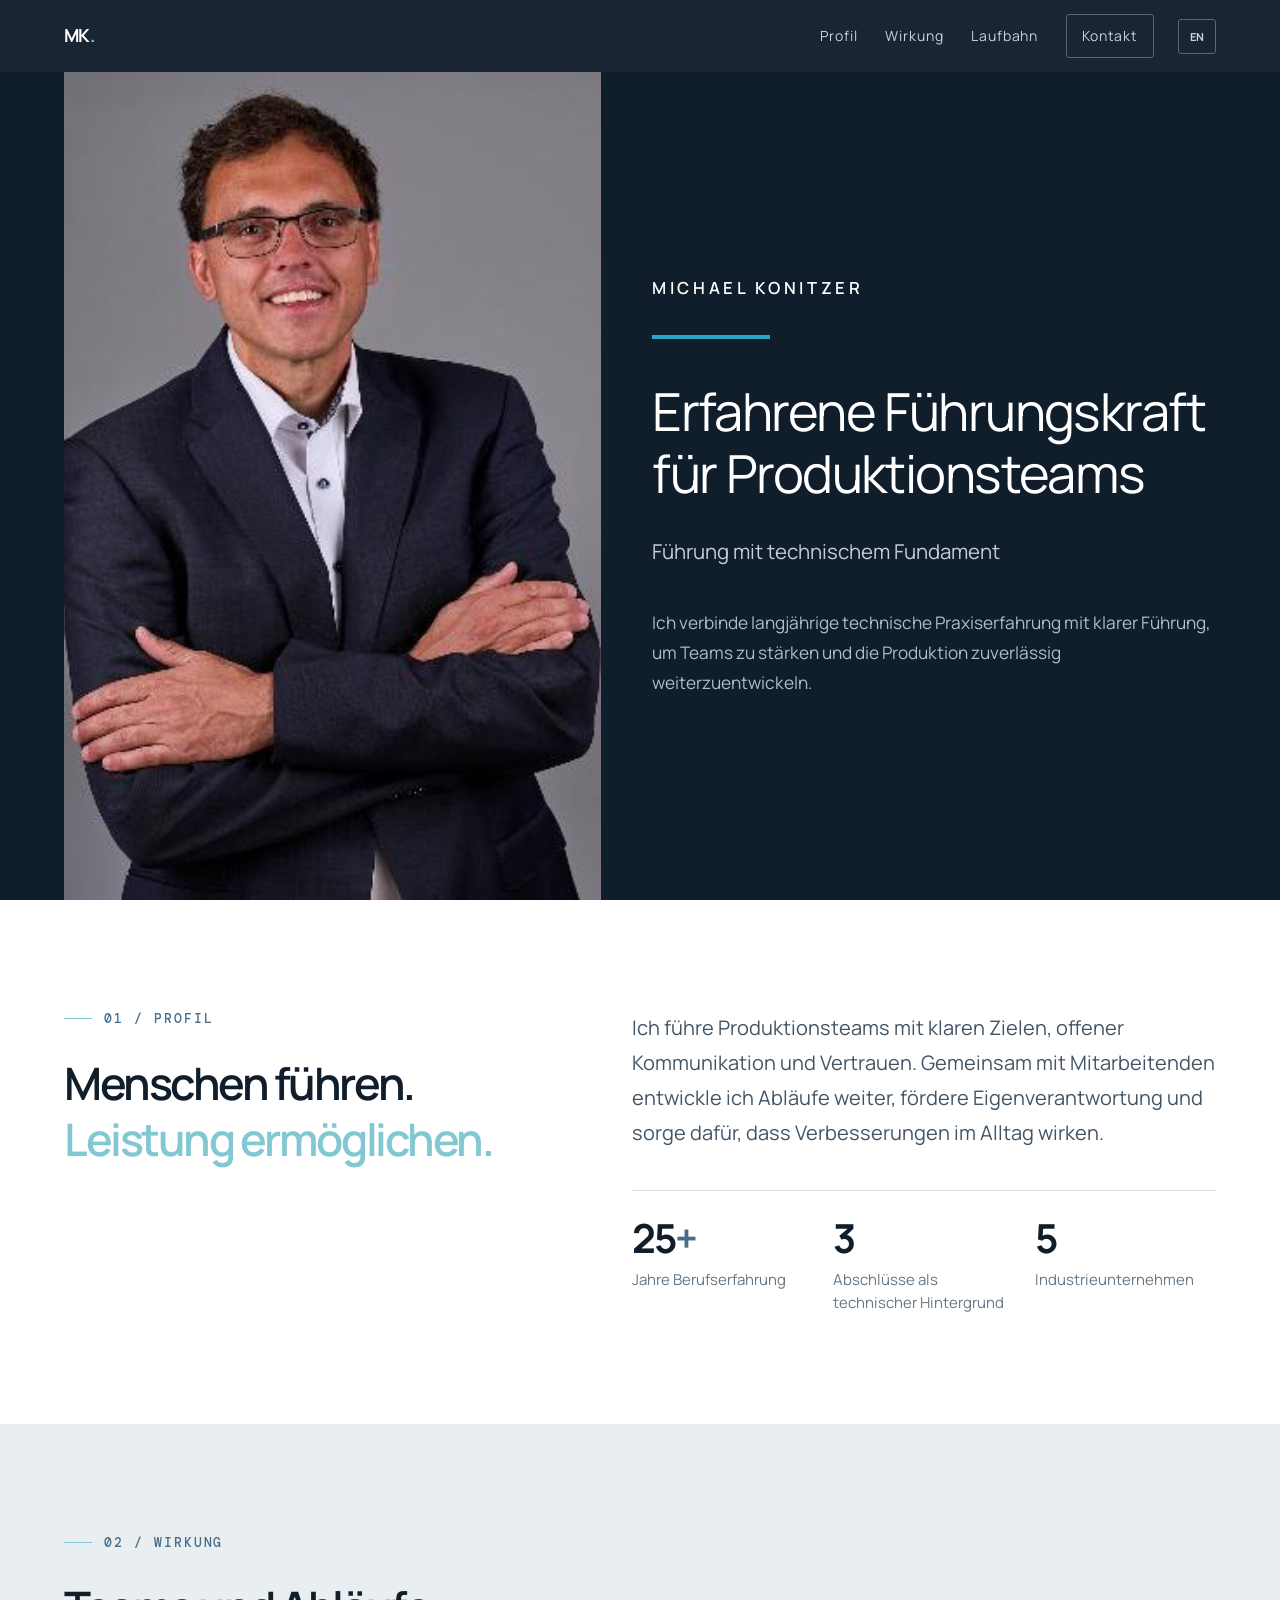
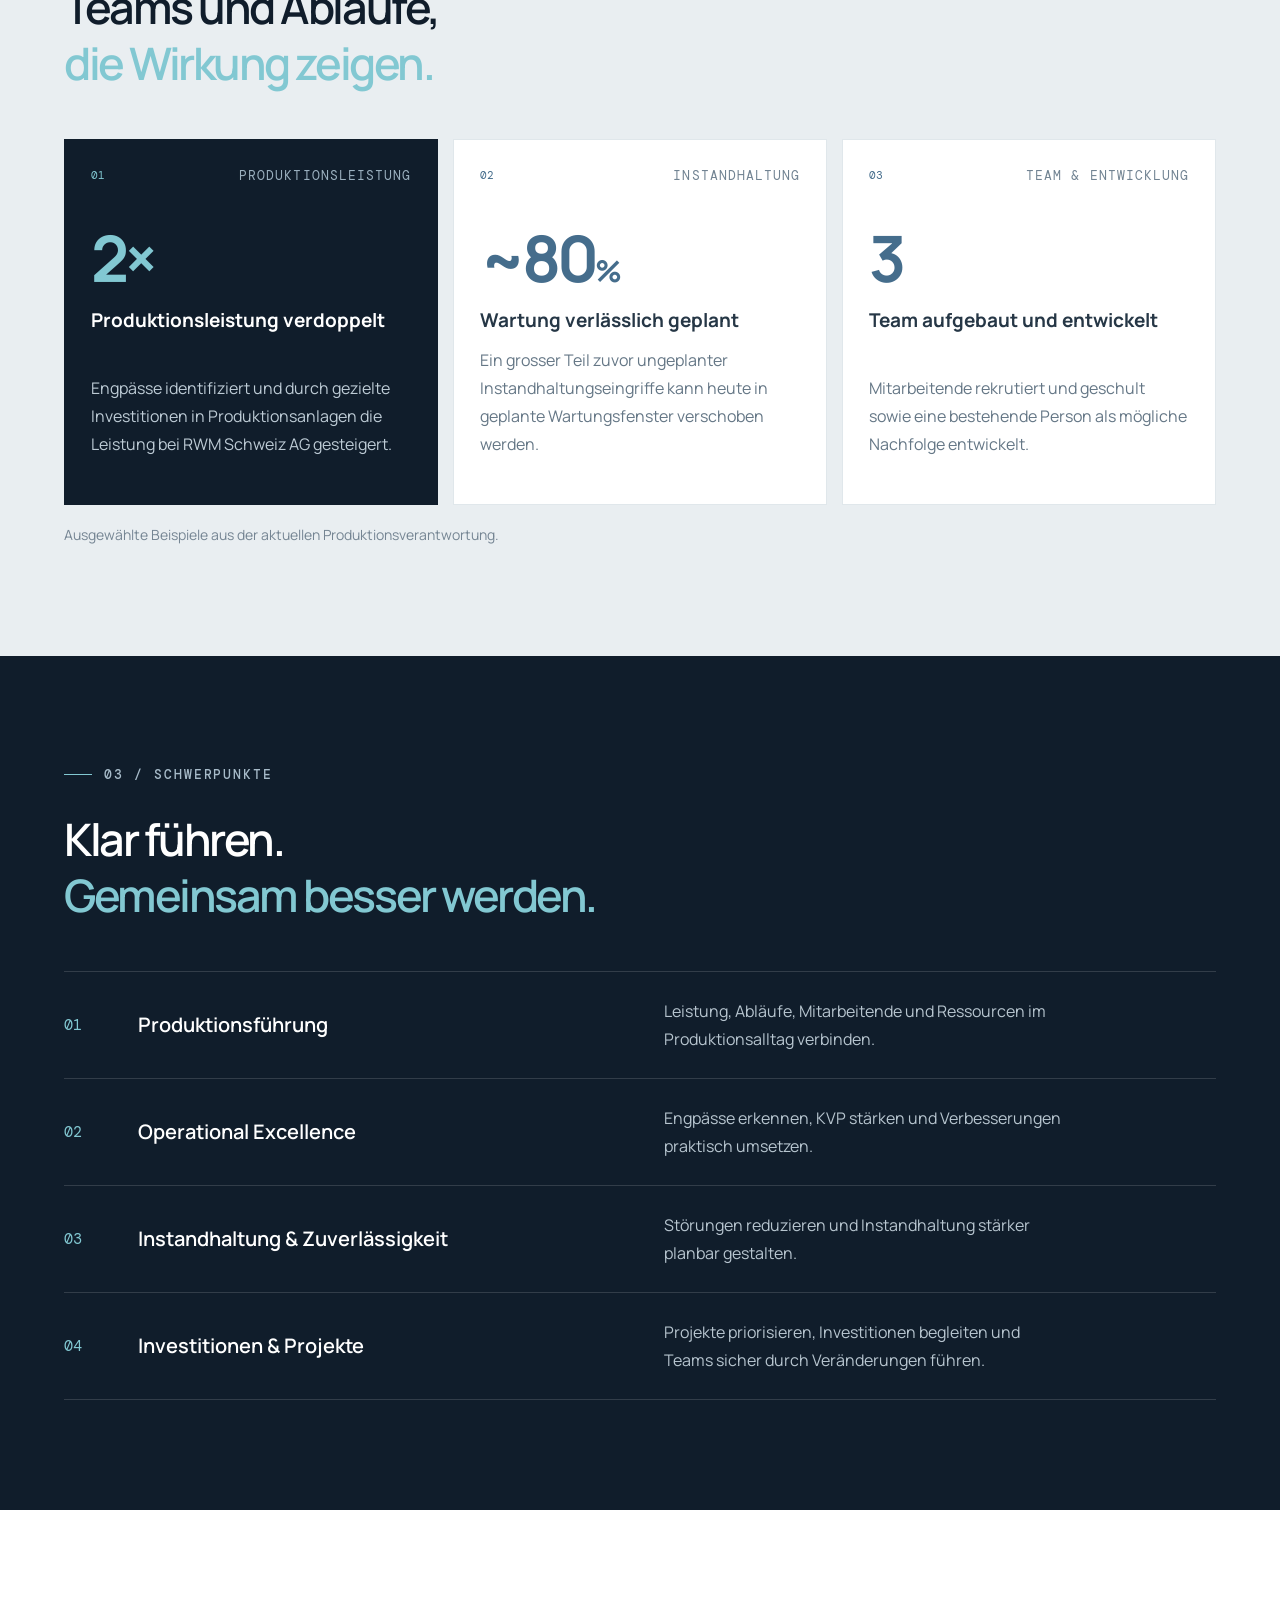
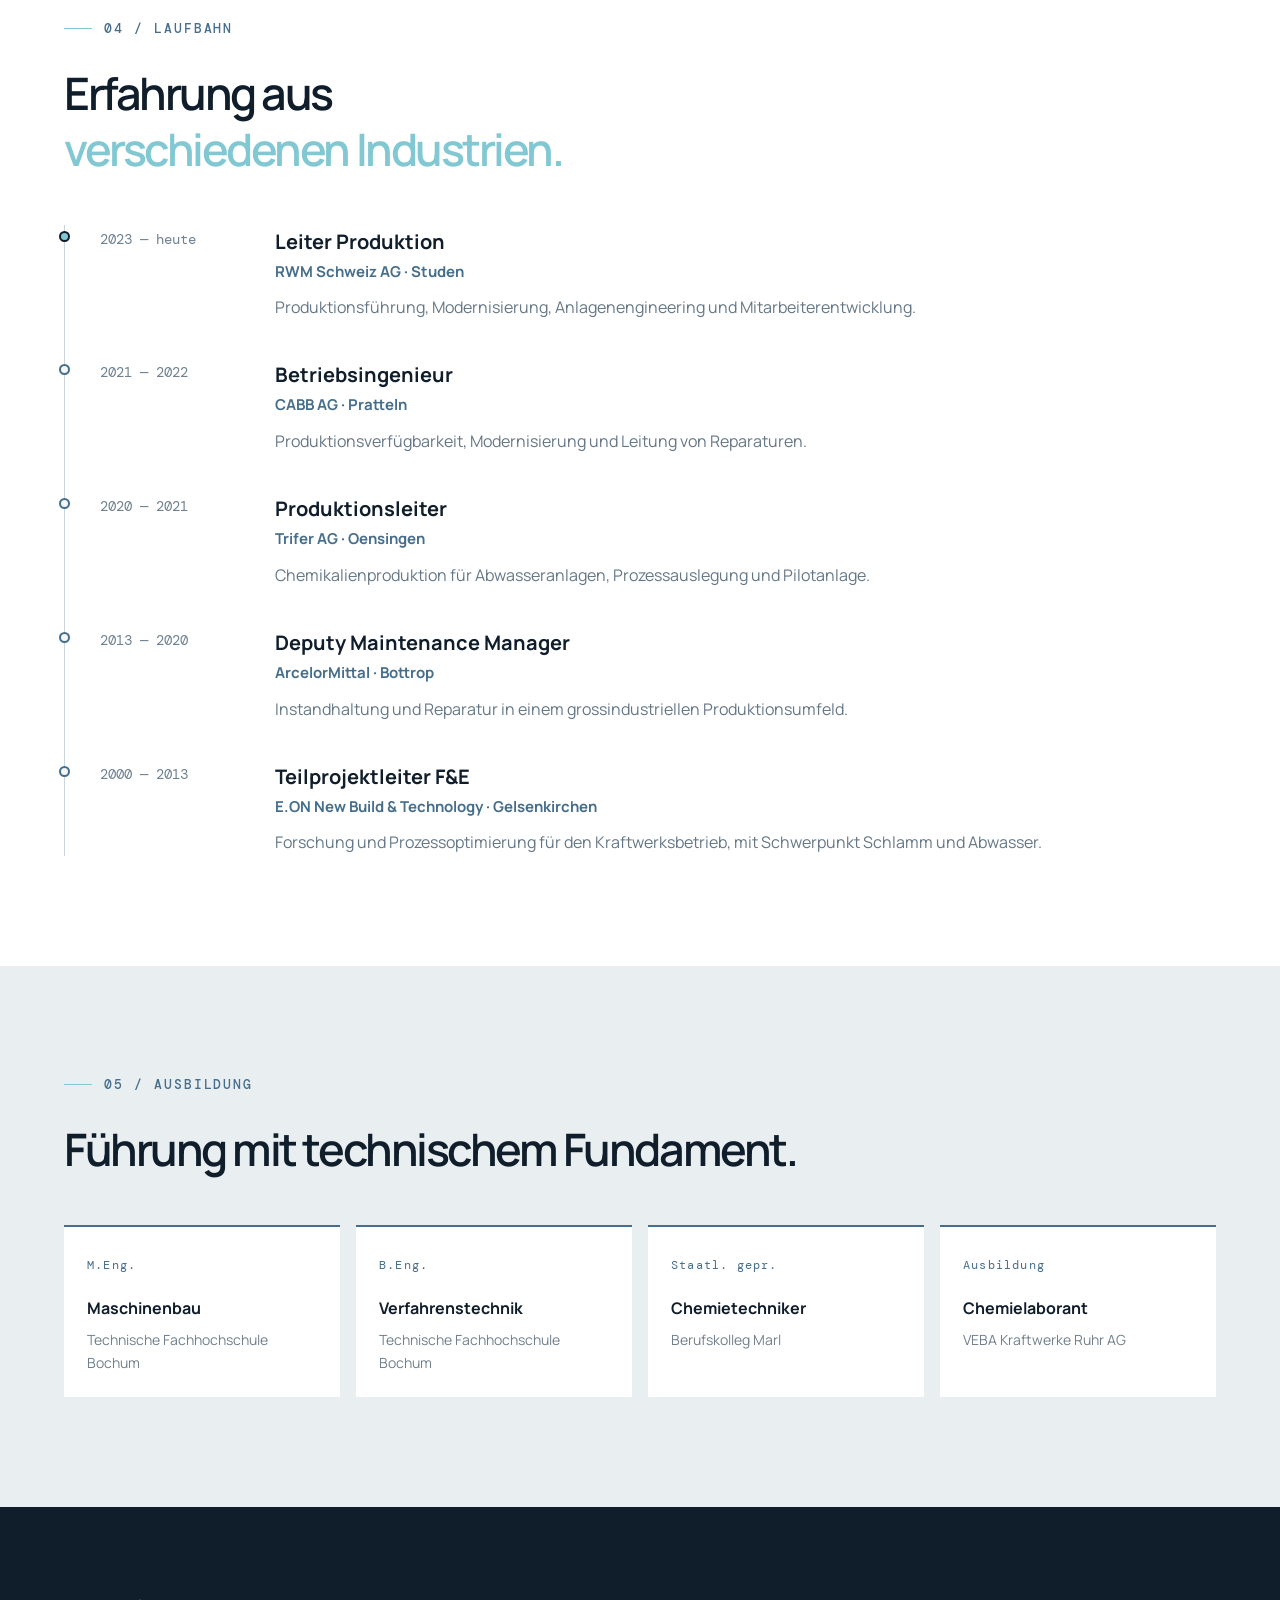
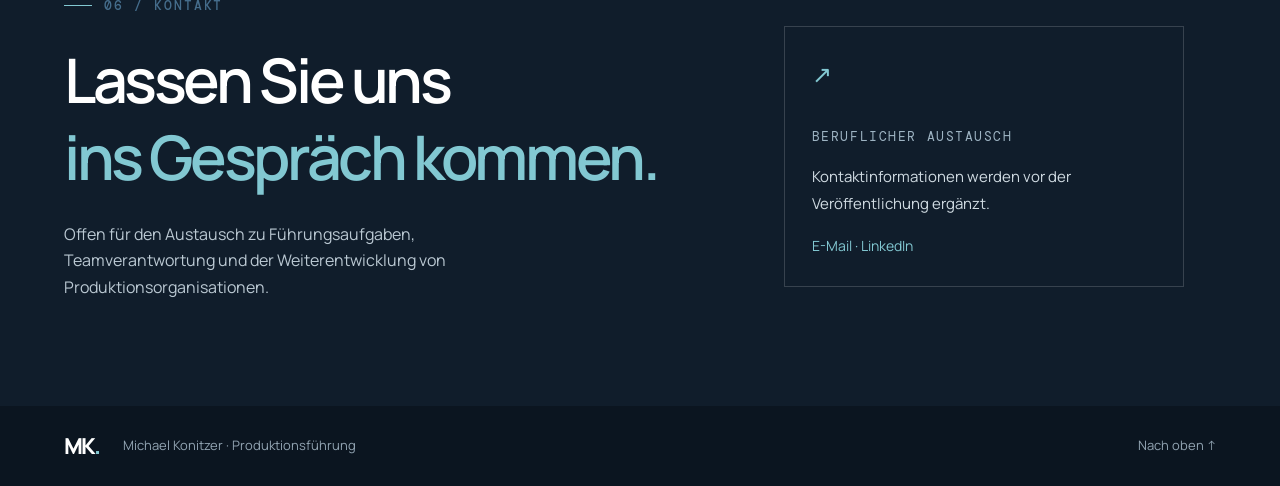
<file: index.html>
<!doctype html>
<html lang="de">
<head>
  <meta charset="utf-8">
  <meta name="viewport" content="width=device-width, initial-scale=1">
  <meta name="theme-color" content="#101d2b">
  <meta name="description" content="Michael Konitzer — Führung, Teamentwicklung und erfolgreiche Produktionsorganisation.">
  <title>Michael Konitzer | Industrial Leadership</title>
  <link rel="stylesheet" href="styles.css">
</head>
<body>
  <a class="skip-link" href="#main">Zum Inhalt springen</a>
  <header class="topbar">
    <a class="wordmark" href="../index.html" aria-label="MK, Hauptseite">MK<span>.</span></a>
    <nav id="siteNav" aria-label="Hauptnavigation">
      <a href="#profil" data-de="Profil" data-en="Profile">Profil</a>
      <a href="#wirkung" data-de="Wirkung" data-en="Impact">Wirkung</a>
      <a href="#laufbahn" data-de="Laufbahn" data-en="Career">Laufbahn</a>
      <a href="#kontakt" class="nav-contact" data-de="Kontakt" data-en="Contact">Kontakt</a>
    </nav>
    <button class="language" id="languageToggle" type="button" aria-label="Switch language">EN</button>
    <button class="menu-toggle" id="menuToggle" type="button" aria-expanded="false" aria-controls="siteNav" data-de="Menü" data-en="Menu">Menü</button>
  </header>

  <main id="main">
    <section class="hero" id="top">
      <div class="wrap hero-grid">
        <div class="hero-visual">
          <img src="michi-portrait.jpg" alt="Michael Konitzer in a dark business jacket and white shirt">
        </div>
        <div class="hero-copy">
          <p class="hero-name">MICHAEL KONITZER</p>
          <span class="hero-accent" aria-hidden="true"></span>
          <h1 data-de="Erfahrene Führungskraft<br>für Produktionsteams" data-en="Experienced leader<br>for production teams">Erfahrene Führungskraft<br>für Produktionsteams</h1>
          <p class="hero-intro" data-de="Führung mit technischem Fundament" data-en="Leadership with a technical foundation">Führung mit technischem Fundament</p>
          <p class="hero-description" data-de="Ich verbinde langjährige technische Praxiserfahrung mit klarer Führung, um Teams zu stärken und die Produktion zuverlässig weiterzuentwickeln." data-en="I combine extensive hands-on technical experience with clear leadership to strengthen teams and improve production reliability.">Ich verbinde langjährige technische Praxiserfahrung mit klarer Führung, um Teams zu stärken und die Produktion zuverlässig weiterzuentwickeln.</p>
        </div>
      </div>
    </section>

    <section class="section profile" id="profil">
      <div class="wrap profile-layout">
        <div class="section-heading">
          <p class="eyebrow"><span class="eyebrow-line"></span><span data-de="01 / PROFIL" data-en="01 / PROFILE">01 / PROFIL</span></p>
          <h2 data-de="Menschen führen.<br><em>Leistung ermöglichen.</em>" data-en="Lead people.<br><em>Make performance possible.</em>">Menschen führen.<br><em>Leistung ermöglichen.</em></h2>
        </div>
        <div class="profile-content">
          <p class="lead" data-de="Ich führe Produktionsteams mit klaren Zielen, offener Kommunikation und Vertrauen. Gemeinsam mit Mitarbeitenden entwickle ich Abläufe weiter, fördere Eigenverantwortung und sorge dafür, dass Verbesserungen im Alltag wirken." data-en="I lead production teams through clear goals, open communication and trust. Together, we improve ways of working, encourage ownership and make progress part of everyday operations.">Ich führe Produktionsteams mit klaren Zielen, offener Kommunikation und Vertrauen. Gemeinsam mit Mitarbeitenden entwickle ich Abläufe weiter, fördere Eigenverantwortung und sorge dafür, dass Verbesserungen im Alltag wirken.</p>
          <div class="profile-facts">
            <div><span class="fact-number">25<span>+</span></span><span class="fact-label" data-de="Jahre Berufserfahrung" data-en="Years of experience">Jahre Berufserfahrung</span></div>
            <div><span class="fact-number">3</span><span class="fact-label" data-de="Abschlüsse als technischer Hintergrund" data-en="qualifications providing technical context">Abschlüsse als technischer Hintergrund</span></div>
            <div><span class="fact-number">5</span><span class="fact-label" data-de="Industrieunternehmen" data-en="Industrial organizations">Industrieunternehmen</span></div>
          </div>
        </div>
      </div>
    </section>

    <section class="impact section" id="wirkung">
      <div class="wrap">
        <div class="section-heading">
          <p class="eyebrow"><span class="eyebrow-line"></span><span data-de="02 / WIRKUNG" data-en="02 / IMPACT">02 / WIRKUNG</span></p>
          <h2 data-de="Teams und Abläufe,<br><em>die Wirkung zeigen.</em>" data-en="Teams and operations<br><em>that deliver.</em>">Teams und Abläufe,<br><em>die Wirkung zeigen.</em></h2>
        </div>
        <div class="impact-grid">
          <article class="impact-card featured">
            <div class="card-top"><span class="card-index">01</span><span class="card-tag" data-de="PRODUKTIONSLEISTUNG" data-en="PRODUCTION OUTPUT">PRODUKTIONSLEISTUNG</span></div>
            <p class="impact-number">2×</p>
            <h3 data-de="Produktionsleistung verdoppelt" data-en="Production output doubled">Produktionsleistung verdoppelt</h3>
            <p data-de="Engpässe identifiziert und durch gezielte Investitionen in Produktionsanlagen die Leistung bei RWM Schweiz AG gesteigert." data-en="Identified bottlenecks and increased output at RWM Schweiz AG through targeted investments in production equipment.">Engpässe identifiziert und durch gezielte Investitionen in Produktionsanlagen die Leistung bei RWM Schweiz AG gesteigert.</p>
          </article>
          <article class="impact-card">
            <div class="card-top"><span class="card-index">02</span><span class="card-tag" data-de="INSTANDHALTUNG" data-en="MAINTENANCE">INSTANDHALTUNG</span></div>
            <p class="impact-number">~80<span class="unit">%</span></p>
            <h3 data-de="Wartung verlässlich geplant" data-en="Maintenance planned with confidence">Wartung verlässlich geplant</h3>
            <p data-de="Ein grosser Teil zuvor ungeplanter Instandhaltungseingriffe kann heute in geplante Wartungsfenster verschoben werden." data-en="Around 80% of previously unplanned maintenance interventions can now be moved into planned maintenance windows.">Ein grosser Teil zuvor ungeplanter Instandhaltungseingriffe kann heute in geplante Wartungsfenster verschoben werden.</p>
          </article>
          <article class="impact-card">
            <div class="card-top"><span class="card-index">03</span><span class="card-tag" data-de="TEAM & ENTWICKLUNG" data-en="TEAM & DEVELOPMENT">TEAM & ENTWICKLUNG</span></div>
            <p class="impact-number">3</p>
            <h3 data-de="Team aufgebaut und entwickelt" data-en="Team built and developed">Team aufgebaut und entwickelt</h3>
            <p data-de="Mitarbeitende rekrutiert und geschult sowie eine bestehende Person als mögliche Nachfolge entwickelt." data-en="Recruited and trained three employees and developed an existing team member as a potential successor.">Mitarbeitende rekrutiert und geschult sowie eine bestehende Person als mögliche Nachfolge entwickelt.</p>
          </article>
        </div>
        <p class="section-note" data-de="Ausgewählte Beispiele aus der aktuellen Produktionsverantwortung." data-en="Selected examples from current production leadership responsibilities.">Ausgewählte Beispiele aus der aktuellen Produktionsverantwortung.</p>
      </div>
    </section>

    <section class="section expertise">
      <div class="wrap">
        <div class="section-heading">
          <p class="eyebrow"><span class="eyebrow-line"></span><span data-de="03 / SCHWERPUNKTE" data-en="03 / EXPERTISE">03 / SCHWERPUNKTE</span></p>
          <h2 data-de="Klar führen.<br><em>Gemeinsam besser werden.</em>" data-en="Clear leadership.<br><em>Better together.</em>">Klar führen.<br><em>Gemeinsam besser werden.</em></h2>
        </div>
        <div class="expertise-list">
          <div class="expertise-item"><span>01</span><h3 data-de="Produktionsführung" data-en="Production leadership">Produktionsführung</h3><p data-de="Leistung, Abläufe, Mitarbeitende und Ressourcen im Produktionsalltag verbinden." data-en="Connecting output, processes, people and resources in day-to-day production.">Leistung, Abläufe, Mitarbeitende und Ressourcen im Produktionsalltag verbinden.</p></div>
          <div class="expertise-item"><span>02</span><h3 data-de="Operational Excellence" data-en="Operational Excellence">Operational Excellence</h3><p data-de="Engpässe erkennen, KVP stärken und Verbesserungen praktisch umsetzen." data-en="Identifying bottlenecks, strengthening continuous improvement and implementing practical change.">Engpässe erkennen, KVP stärken und Verbesserungen praktisch umsetzen.</p></div>
          <div class="expertise-item"><span>03</span><h3 data-de="Instandhaltung & Zuverlässigkeit" data-en="Maintenance & reliability">Instandhaltung & Zuverlässigkeit</h3><p data-de="Störungen reduzieren und Instandhaltung stärker planbar gestalten." data-en="Reducing disruptions and making maintenance more predictable.">Störungen reduzieren und Instandhaltung stärker planbar gestalten.</p></div>
          <div class="expertise-item"><span>04</span><h3 data-de="Investitionen & Projekte" data-en="Investment & projects">Investitionen & Projekte</h3><p data-de="Projekte priorisieren, Investitionen begleiten und Teams sicher durch Veränderungen führen." data-en="Prioritizing projects, guiding investment decisions and leading teams through change.">Projekte priorisieren, Investitionen begleiten und Teams sicher durch Veränderungen führen.</p></div>
        </div>
      </div>
    </section>

    <section class="career section" id="laufbahn">
      <div class="wrap">
        <div class="section-heading">
          <p class="eyebrow"><span class="eyebrow-line"></span><span data-de="04 / LAUFBAHN" data-en="04 / CAREER">04 / LAUFBAHN</span></p>
          <h2 data-de="Erfahrung aus<br><em>verschiedenen Industrien.</em>" data-en="Experience across<br><em>industrial environments.</em>">Erfahrung aus<br><em>verschiedenen Industrien.</em></h2>
        </div>
        <div class="timeline">
          <article class="timeline-entry current"><span class="timeline-date">2023 — heute</span><div><h3>Leiter Produktion</h3><p class="company">RWM Schweiz AG · Studen</p><p data-de="Produktionsführung, Modernisierung, Anlagenengineering und Mitarbeiterentwicklung." data-en="Production leadership, modernization, equipment engineering and team development.">Produktionsführung, Modernisierung, Anlagenengineering und Mitarbeiterentwicklung.</p></div><span class="timeline-marker"></span></article>
          <article class="timeline-entry"><span class="timeline-date">2021 — 2022</span><div><h3>Betriebsingenieur</h3><p class="company">CABB AG · Pratteln</p><p data-de="Produktionsverfügbarkeit, Modernisierung und Leitung von Reparaturen." data-en="Production availability, modernization and repair leadership.">Produktionsverfügbarkeit, Modernisierung und Leitung von Reparaturen.</p></div><span class="timeline-marker"></span></article>
          <article class="timeline-entry"><span class="timeline-date">2020 — 2021</span><div><h3>Produktionsleiter</h3><p class="company">Trifer AG · Oensingen</p><p data-de="Chemikalienproduktion für Abwasseranlagen, Prozessauslegung und Pilotanlage." data-en="Chemical production for wastewater treatment, process design and pilot plant work.">Chemikalienproduktion für Abwasseranlagen, Prozessauslegung und Pilotanlage.</p></div><span class="timeline-marker"></span></article>
          <article class="timeline-entry"><span class="timeline-date">2013 — 2020</span><div><h3>Deputy Maintenance Manager</h3><p class="company">ArcelorMittal · Bottrop</p><p data-de="Instandhaltung und Reparatur in einem grossindustriellen Produktionsumfeld." data-en="Maintenance and repair in a large-scale industrial production environment.">Instandhaltung und Reparatur in einem grossindustriellen Produktionsumfeld.</p></div><span class="timeline-marker"></span></article>
          <article class="timeline-entry"><span class="timeline-date">2000 — 2013</span><div><h3>Teilprojektleiter F&E</h3><p class="company">E.ON New Build & Technology · Gelsenkirchen</p><p data-de="Forschung und Prozessoptimierung für den Kraftwerksbetrieb, mit Schwerpunkt Schlamm und Abwasser." data-en="Research and process optimization for power plant operations, focusing on sludge and wastewater.">Forschung und Prozessoptimierung für den Kraftwerksbetrieb, mit Schwerpunkt Schlamm und Abwasser.</p></div><span class="timeline-marker"></span></article>
        </div>
      </div>
    </section>

    <section class="education section">
      <div class="wrap">
        <div class="section-heading">
          <p class="eyebrow"><span class="eyebrow-line"></span><span data-de="05 / AUSBILDUNG" data-en="05 / EDUCATION">05 / AUSBILDUNG</span></p>
          <h2 data-de="Führung mit technischem Fundament." data-en="Leadership with a technical foundation.">Führung mit technischem Fundament.</h2>
        </div>
        <div class="education-grid">
          <div><span class="degree">M.Eng.</span><h3 data-de="Maschinenbau" data-en="Mechanical Engineering">Maschinenbau</h3><p data-de="Technische Fachhochschule Bochum" data-en="University of Applied Sciences, Bochum">Technische Fachhochschule Bochum</p></div>
          <div><span class="degree">B.Eng.</span><h3 data-de="Verfahrenstechnik" data-en="Process Engineering">Verfahrenstechnik</h3><p data-de="Technische Fachhochschule Bochum" data-en="University of Applied Sciences, Bochum">Technische Fachhochschule Bochum</p></div>
          <div><span class="degree">Staatl. gepr.</span><h3 data-de="Chemietechniker" data-en="Chemical Engineering Technician">Chemietechniker</h3><p data-de="Berufskolleg Marl" data-en="Vocational College, Marl">Berufskolleg Marl</p></div>
          <div><span class="degree">Ausbildung</span><h3 data-de="Chemielaborant" data-en="Chemical Laboratory Technician">Chemielaborant</h3><p data-de="VEBA Kraftwerke Ruhr AG" data-en="VEBA Kraftwerke Ruhr AG">VEBA Kraftwerke Ruhr AG</p></div>
        </div>
      </div>
    </section>

    <section class="contact section" id="kontakt">
      <div class="wrap contact-layout">
        <div class="contact-copy">
          <p class="eyebrow"><span class="eyebrow-line"></span><span data-de="06 / KONTAKT" data-en="06 / CONTACT">06 / KONTAKT</span></p>
          <h2 data-de="Lassen Sie uns<br><em>ins Gespräch kommen.</em>" data-en="Let's start a<br><em>conversation.</em>">Lassen Sie uns<br><em>ins Gespräch kommen.</em></h2>
          <p data-de="Offen für den Austausch zu Führungsaufgaben, Teamverantwortung und der Weiterentwicklung von Produktionsorganisationen." data-en="Open to conversations about leadership, team responsibility and developing production organizations.">Offen für den Austausch zu Führungsaufgaben, Teamverantwortung und der Weiterentwicklung von Produktionsorganisationen.</p>
        </div>
        <div class="contact-card">
          <span class="contact-symbol">↗</span>
          <span class="contact-label" data-de="BERUFLICHER AUSTAUSCH" data-en="PROFESSIONAL INQUIRIES">BERUFLICHER AUSTAUSCH</span>
          <p data-de="Kontaktinformationen werden vor der Veröffentlichung ergänzt." data-en="Contact details will be added before publication.">Kontaktinformationen werden vor der Veröffentlichung ergänzt.</p>
          <span class="contact-placeholder" data-de="E-Mail · LinkedIn" data-en="Email · LinkedIn">E-Mail · LinkedIn</span>
        </div>
      </div>
    </section>
  </main>

  <footer class="footer">
    <div class="wrap footer-inner">
      <a class="wordmark" href="#top">MK<span>.</span></a>
      <p data-de="Michael Konitzer · Produktionsführung" data-en="Michael Konitzer · Production Leadership">Michael Konitzer · Produktionsführung</p>
      <a href="#top" class="back-top" data-de="Nach oben ↑" data-en="Back to top ↑">Nach oben ↑</a>
    </div>
  </footer>
  <script src="script.js"></script>
</body>
</html>
</file>
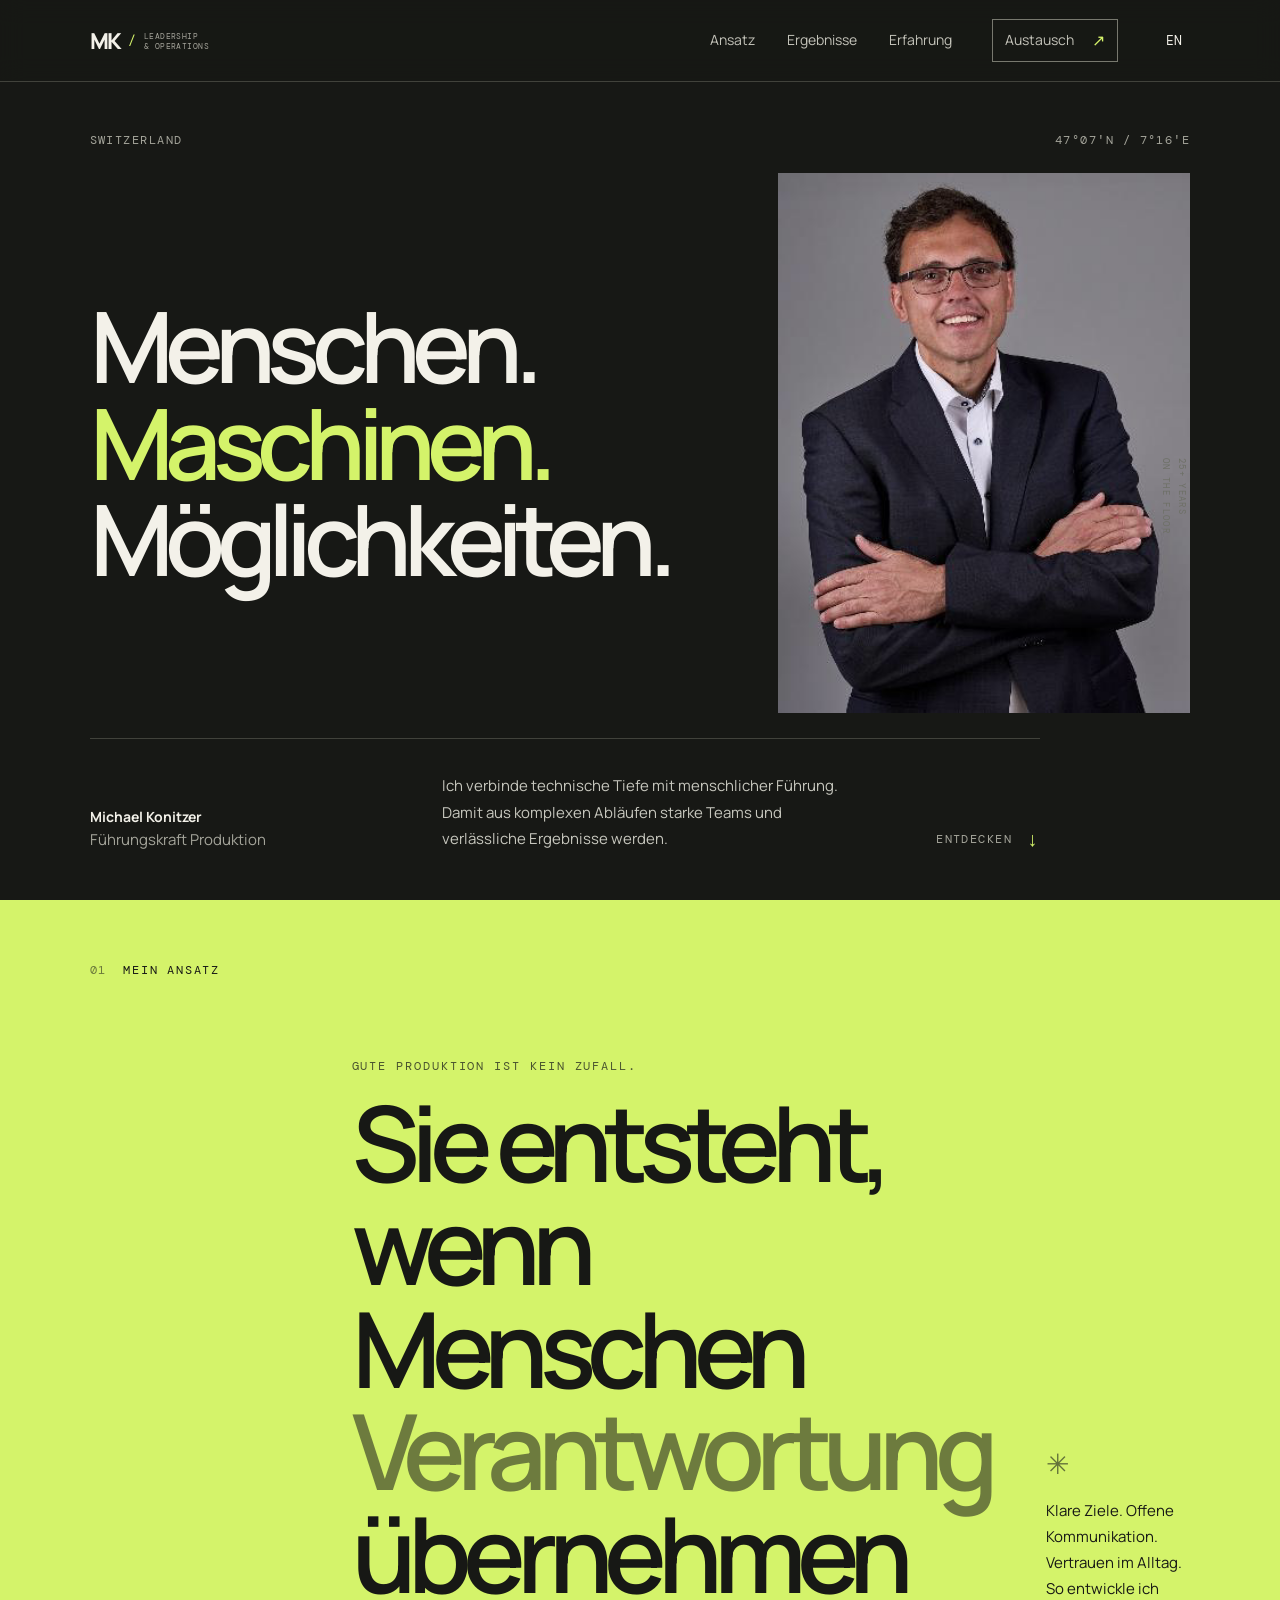
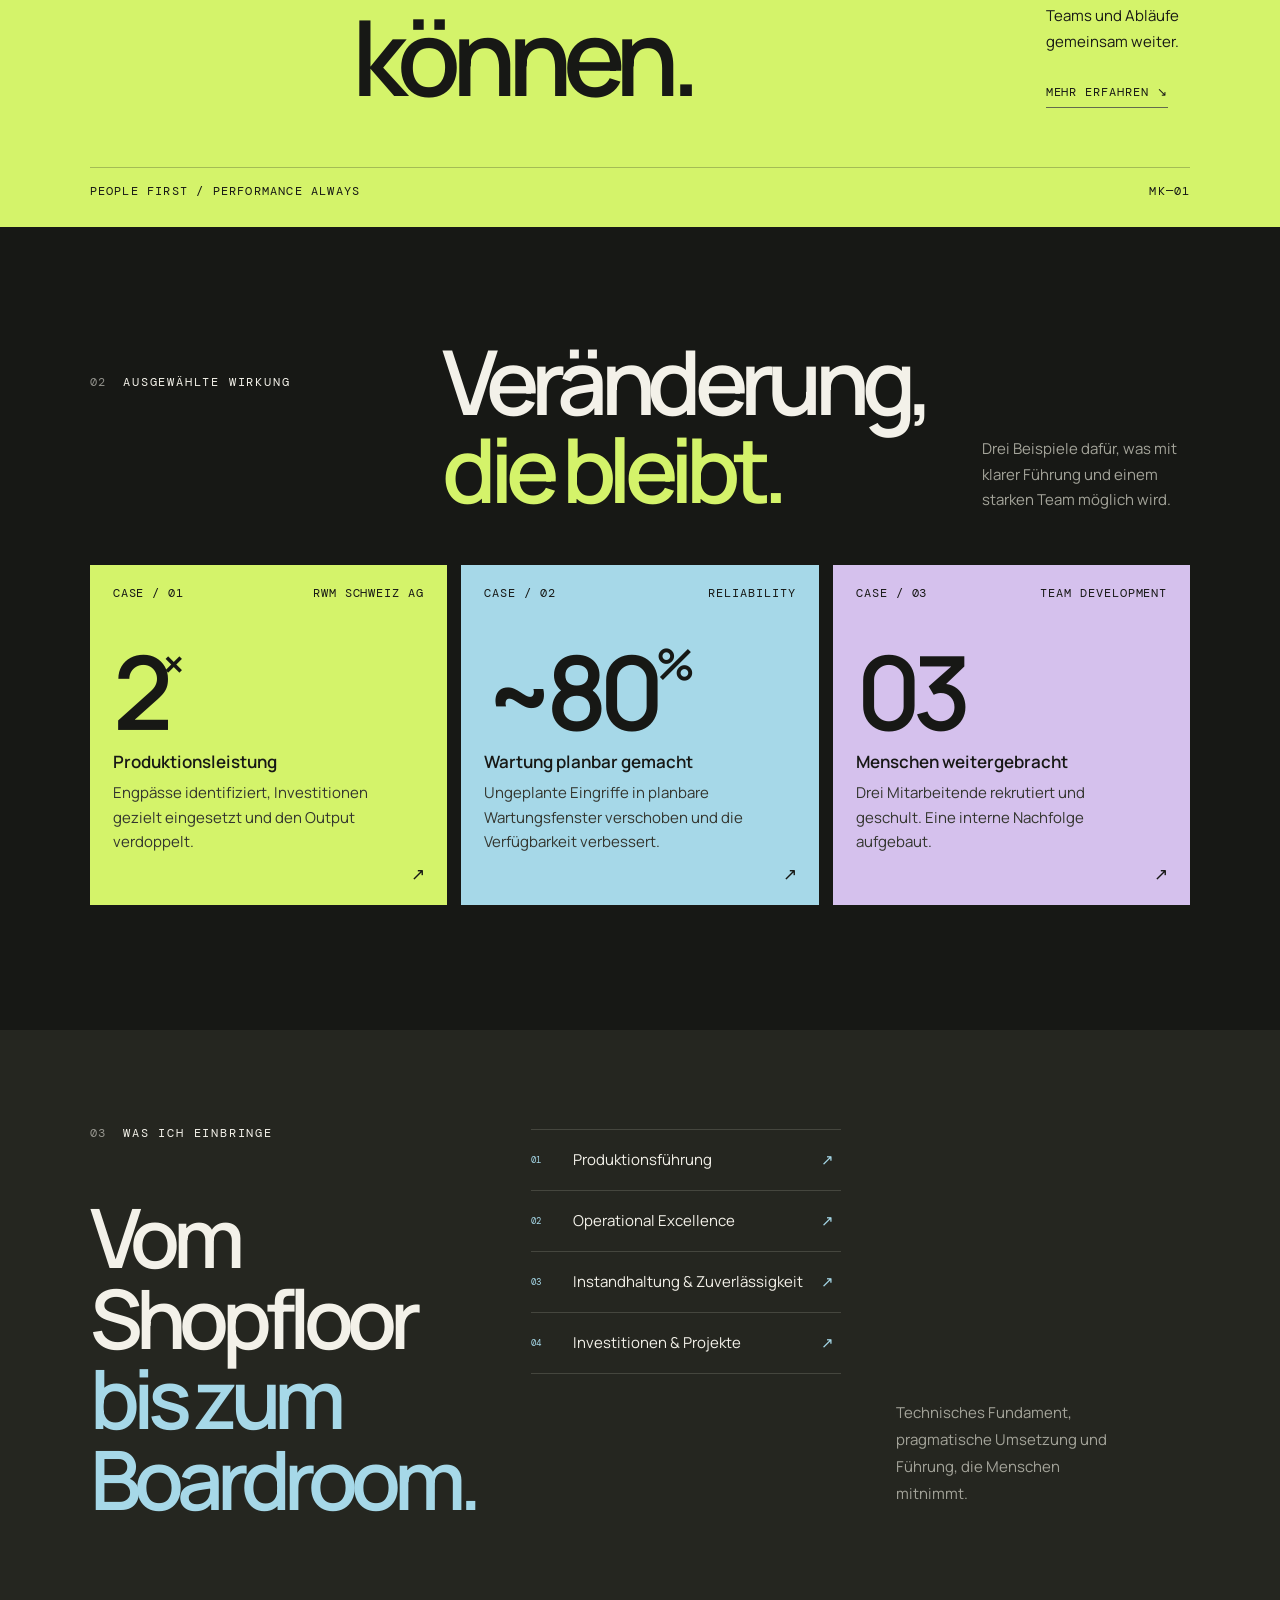
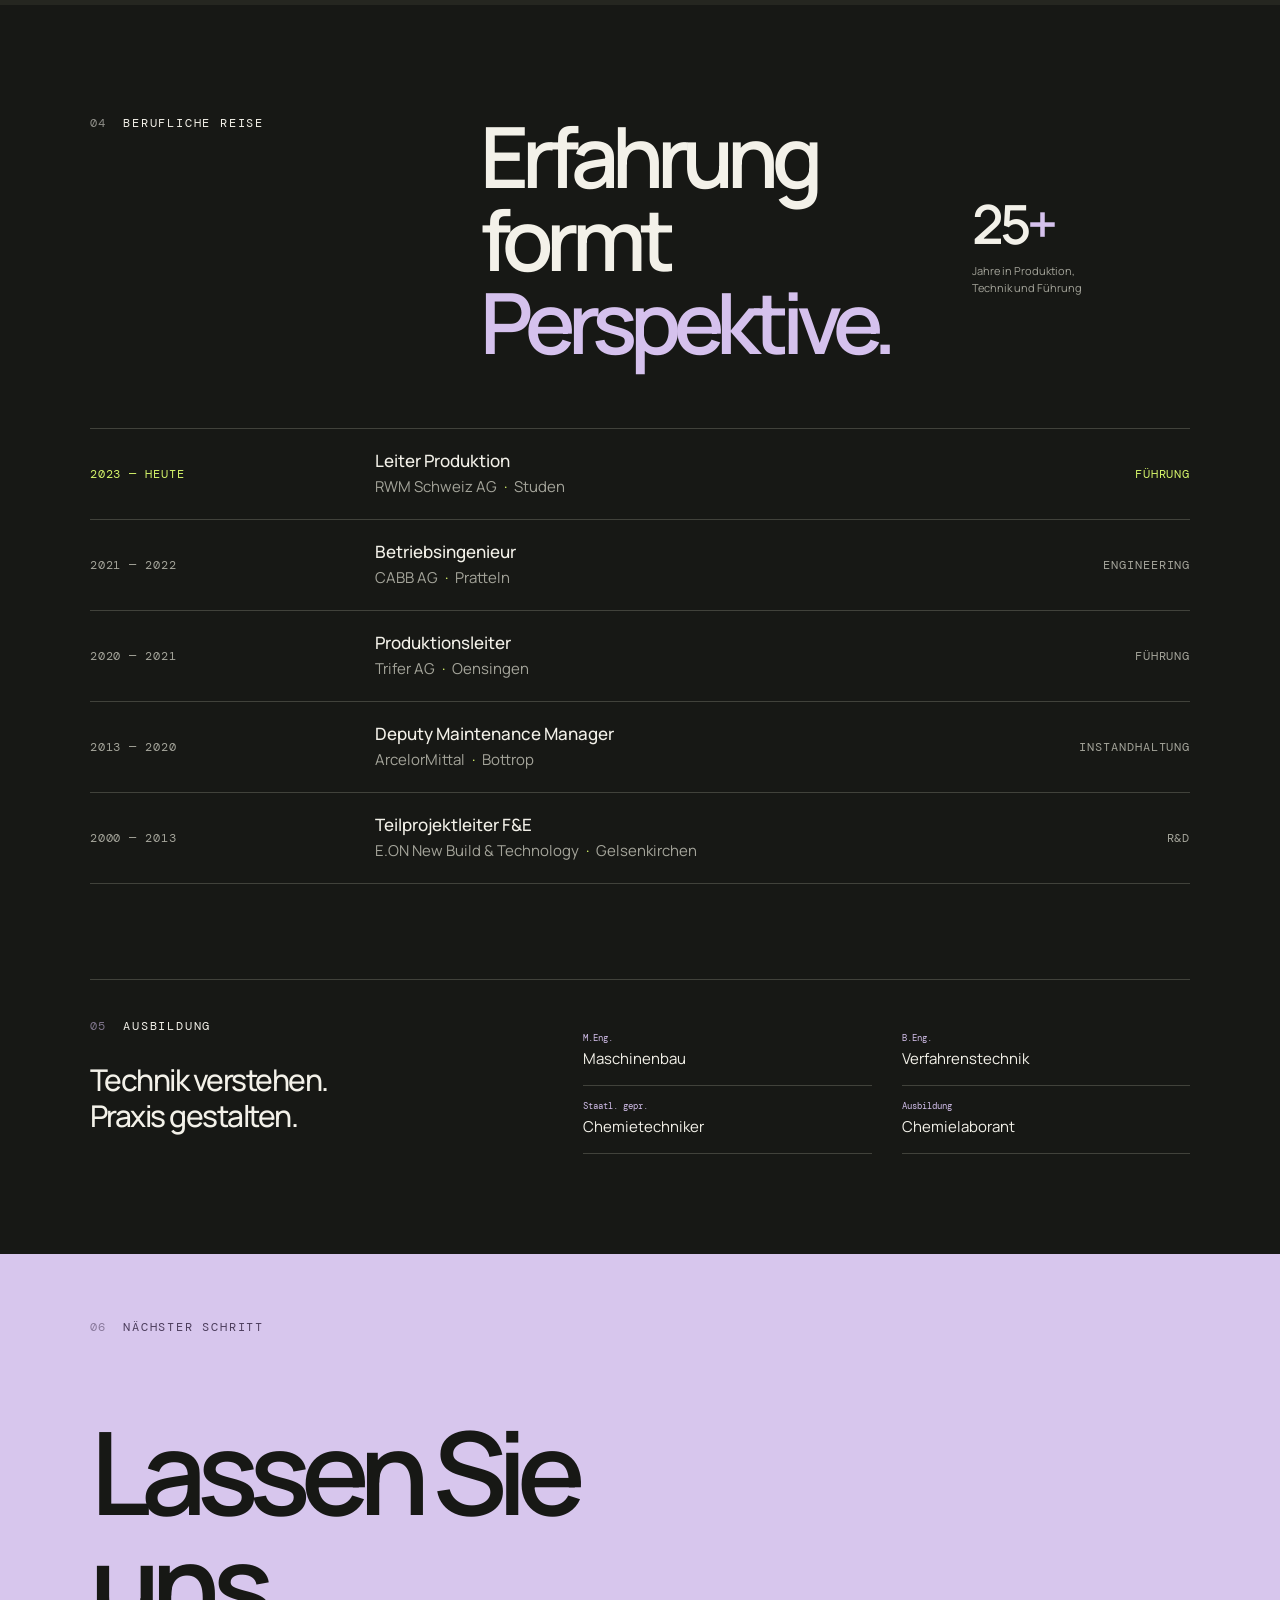
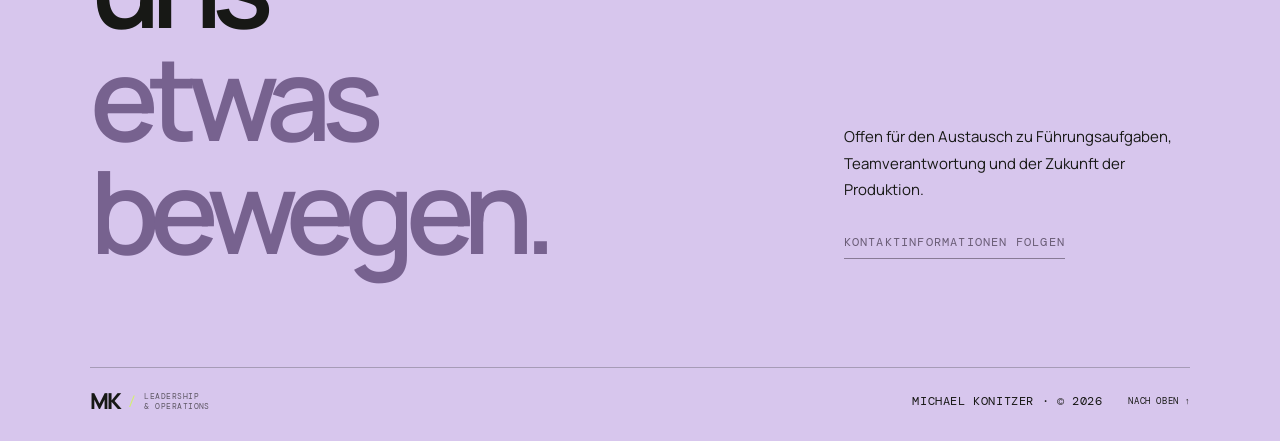
<file: alternative.html>
<!doctype html>
<html lang="de">
<head>
  <meta charset="utf-8">
  <meta name="viewport" content="width=device-width, initial-scale=1">
  <meta name="theme-color" content="#161715">
  <meta name="description" content="Michael Konitzer — Produktionsführung und industrielle Transformation.">
  <title>Michael Konitzer — Production & People</title>
  <link rel="stylesheet" href="alternative.css">
</head>
<body>
  <a class="skip" href="#main">Zum Inhalt springen</a>
  <header class="topbar">
    <a class="brand" href="../index.html"><span>MK</span><i> / </i><small>LEADERSHIP<br>& OPERATIONS</small></a>
    <nav aria-label="Main navigation">
      <a href="#profil" data-de="Ansatz" data-en="Approach">Ansatz</a>
      <a href="#wirkung" data-de="Ergebnisse" data-en="Results">Ergebnisse</a>
      <a href="#laufbahn" data-de="Erfahrung" data-en="Experience">Erfahrung</a>
    </nav>
    <a class="contact-link" href="#kontakt"><span data-de="Austausch" data-en="Get in touch">Austausch</span><b>↗</b></a>
    <button class="language" id="languageToggle" type="button" aria-label="Switch language">EN</button>
  </header>

  <main id="main">
    <section class="hero" id="top">
      <div class="hero-meta"><span>SWITZERLAND</span><span>47°07′N / 7°16′E</span></div>
      <div class="hero-title"><h1 data-de="Menschen.<br><em>Maschinen.</em><br>Möglichkeiten." data-en="People.<br><em>Machines.</em><br>Possibilities.">Menschen.<br><em>Maschinen.</em><br>Möglichkeiten.</h1></div>
      <figure class="hero-portrait"><img src="michi-portrait.jpg" alt="Michael Konitzer"></figure>
      <div class="hero-lower"><div class="hero-person"><div><strong>Michael Konitzer</strong><span data-de="Führungskraft Produktion" data-en="Production leader">Führungskraft Produktion</span></div></div><p class="hero-statement" data-de="Ich verbinde technische Tiefe mit menschlicher Führung. Damit aus komplexen Abläufen starke Teams und verlässliche Ergebnisse werden." data-en="I connect technical depth with human leadership, turning complex operations into strong teams and dependable results.">Ich verbinde technische Tiefe mit menschlicher Führung. Damit aus komplexen Abläufen starke Teams und verlässliche Ergebnisse werden.</p><a class="scroll-cue" href="#profil"><span data-de="ENTDECKEN" data-en="EXPLORE">ENTDECKEN</span><b>↓</b></a></div>
      <div class="hero-side-note">25+ YEARS<br>ON THE FLOOR</div>
    </section>

    <section class="manifesto" id="profil">
      <div class="section-mark"><span>01</span><span data-de="MEIN ANSATZ" data-en="THE APPROACH">MEIN ANSATZ</span></div>
      <div class="manifesto-content"><p class="eyebrow" data-de="GUTE PRODUKTION IST KEIN ZUFALL." data-en="GREAT PRODUCTION DOESN'T HAPPEN BY CHANCE.">GUTE PRODUKTION IST KEIN ZUFALL.</p><h2 data-de="Sie entsteht,<br>wenn Menschen<br><em>Verantwortung</em><br>übernehmen können." data-en="It happens when<br>people have the<br><em>clarity</em> to take<br>ownership.">Sie entsteht,<br>wenn Menschen<br><em>Verantwortung</em><br>übernehmen können.</h2><div class="manifesto-aside"><span class="asterisk">✳</span><p data-de="Klare Ziele. Offene Kommunikation. Vertrauen im Alltag. So entwickle ich Teams und Abläufe gemeinsam weiter." data-en="Clear goals. Open communication. Everyday trust. That's how I help teams and operations move forward together.">Klare Ziele. Offene Kommunikation. Vertrauen im Alltag. So entwickle ich Teams und Abläufe gemeinsam weiter.</p><a href="#wirkung"><span data-de="MEHR ERFAHREN" data-en="SEE THE IMPACT">MEHR ERFAHREN</span> ↘</a></div></div>
      <div class="manifesto-foot"><span>PEOPLE FIRST / PERFORMANCE ALWAYS</span><span>MK—01</span></div>
    </section>

    <section class="impact" id="wirkung">
      <div class="impact-header"><div class="section-mark"><span>02</span><span data-de="AUSGEWÄHLTE WIRKUNG" data-en="SELECTED IMPACT">AUSGEWÄHLTE WIRKUNG</span></div><h2 data-de="Veränderung,<br><em>die bleibt.</em>" data-en="Change<br><em>that lasts.</em>">Veränderung,<br><em>die bleibt.</em></h2><p data-de="Drei Beispiele dafür, was mit klarer Führung und einem starken Team möglich wird." data-en="Three examples of what's possible with clear leadership and a strong team.">Drei Beispiele dafür, was mit klarer Führung und einem starken Team möglich wird.</p></div>
      <div class="impact-cards">
        <article class="impact-card card-yellow"><div class="card-cap"><span>CASE / 01</span><span>RWM SCHWEIZ AG</span></div><strong>2<span>×</span></strong><h3 data-de="Produktionsleistung" data-en="Production output">Produktionsleistung</h3><p data-de="Engpässe identifiziert, Investitionen gezielt eingesetzt und den Output verdoppelt." data-en="Identified bottlenecks, directed investment and doubled production output.">Engpässe identifiziert, Investitionen gezielt eingesetzt und den Output verdoppelt.</p><span class="card-arrow">↗</span></article>
        <article class="impact-card card-blue"><div class="card-cap"><span>CASE / 02</span><span>RELIABILITY</span></div><strong>~80<span>%</span></strong><h3 data-de="Wartung planbar gemacht" data-en="Planned maintenance">Wartung planbar gemacht</h3><p data-de="Ungeplante Eingriffe in planbare Wartungsfenster verschoben und die Verfügbarkeit verbessert." data-en="Moved unplanned interventions into scheduled windows and improved availability.">Ungeplante Eingriffe in planbare Wartungsfenster verschoben und die Verfügbarkeit verbessert.</p><span class="card-arrow">↗</span></article>
        <article class="impact-card card-lilac"><div class="card-cap"><span>CASE / 03</span><span>TEAM DEVELOPMENT</span></div><strong>03</strong><h3 data-de="Menschen weitergebracht" data-en="People developed">Menschen weitergebracht</h3><p data-de="Drei Mitarbeitende rekrutiert und geschult. Eine interne Nachfolge aufgebaut." data-en="Recruited and trained three employees. Developed an internal successor.">Drei Mitarbeitende rekrutiert und geschult. Eine interne Nachfolge aufgebaut.</p><span class="card-arrow">↗</span></article>
      </div>
    </section>

    <section class="capabilities">
      <div class="section-mark"><span>03</span><span data-de="WAS ICH EINBRINGE" data-en="WHAT I BRING">WAS ICH EINBRINGE</span></div>
      <h2 data-de="Vom Shopfloor<br><em>bis zum Boardroom.</em>" data-en="From shop floor<br><em>to boardroom.</em>">Vom Shopfloor<br><em>bis zum Boardroom.</em></h2>
      <div class="cap-list"><div><b>01</b><span data-de="Produktionsführung" data-en="Production leadership">Produktionsführung</span><i>↗</i></div><div><b>02</b><span>Operational Excellence</span><i>↗</i></div><div><b>03</b><span data-de="Instandhaltung & Zuverlässigkeit" data-en="Maintenance & reliability">Instandhaltung & Zuverlässigkeit</span><i>↗</i></div><div><b>04</b><span data-de="Investitionen & Projekte" data-en="Investment & projects">Investitionen & Projekte</span><i>↗</i></div></div>
      <p class="cap-note" data-de="Technisches Fundament, pragmatische Umsetzung und Führung, die Menschen mitnimmt." data-en="Technical foundations, practical execution and leadership that brings people along.">Technisches Fundament, pragmatische Umsetzung und Führung, die Menschen mitnimmt.</p>
    </section>

    <section class="career" id="laufbahn">
      <div class="career-top"><div class="section-mark"><span>04</span><span data-de="BERUFLICHE REISE" data-en="CAREER JOURNEY">BERUFLICHE REISE</span></div><h2 data-de="Erfahrung formt<br><em>Perspektive.</em>" data-en="Experience shapes<br><em>perspective.</em>">Erfahrung formt<br><em>Perspektive.</em></h2><div class="career-intro"><strong>25<span>+</span></strong><p data-de="Jahre in Produktion, Technik und Führung" data-en="Years in production, engineering and leadership">Jahre in Produktion, Technik und Führung</p></div></div>
      <div class="career-list">
        <article class="job current"><span class="job-date">2023 — <span data-de="HEUTE" data-en="NOW">HEUTE</span></span><div><h3 data-de="Leiter Produktion" data-en="Head of Production">Leiter Produktion</h3><p>RWM Schweiz AG <i>·</i> Studen</p></div><span class="job-type" data-de="FÜHRUNG" data-en="LEADERSHIP">FÜHRUNG</span></article>
        <article class="job"><span class="job-date">2021 — 2022</span><div><h3 data-de="Betriebsingenieur" data-en="Operations Engineer">Betriebsingenieur</h3><p>CABB AG <i>·</i> Pratteln</p></div><span class="job-type" data-de="ENGINEERING" data-en="ENGINEERING">ENGINEERING</span></article>
        <article class="job"><span class="job-date">2020 — 2021</span><div><h3 data-de="Produktionsleiter" data-en="Production Manager">Produktionsleiter</h3><p>Trifer AG <i>·</i> Oensingen</p></div><span class="job-type" data-de="FÜHRUNG" data-en="LEADERSHIP">FÜHRUNG</span></article>
        <article class="job"><span class="job-date">2013 — 2020</span><div><h3>Deputy Maintenance Manager</h3><p>ArcelorMittal <i>·</i> Bottrop</p></div><span class="job-type" data-de="INSTANDHALTUNG" data-en="MAINTENANCE">INSTANDHALTUNG</span></article>
        <article class="job"><span class="job-date">2000 — 2013</span><div><h3 data-de="Teilprojektleiter F&E" data-en="R&D Subproject Lead">Teilprojektleiter F&E</h3><p>E.ON New Build & Technology <i>·</i> Gelsenkirchen</p></div><span class="job-type">R&D</span></article>
      </div>
      <div class="education"><div><span class="section-mark"><span>05</span><span data-de="AUSBILDUNG" data-en="EDUCATION">AUSBILDUNG</span></span><h3 data-de="Technik verstehen.<br>Praxis gestalten." data-en="Understand technology.<br>Shape the work.">Technik verstehen.<br>Praxis gestalten.</h3></div><ul><li><b>M.Eng.</b><span data-de="Maschinenbau" data-en="Mechanical Engineering">Maschinenbau</span></li><li><b>B.Eng.</b><span data-de="Verfahrenstechnik" data-en="Process Engineering">Verfahrenstechnik</span></li><li><b>Staatl. gepr.</b><span data-de="Chemietechniker" data-en="Chemical Engineering Technician">Chemietechniker</span></li><li><b data-de="Ausbildung" data-en="Apprenticeship">Ausbildung</b><span data-de="Chemielaborant" data-en="Chemical Laboratory Technician">Chemielaborant</span></li></ul></div>
    </section>

    <section class="contact" id="kontakt"><div class="section-mark"><span>06</span><span data-de="NÄCHSTER SCHRITT" data-en="NEXT STEP">NÄCHSTER SCHRITT</span></div><div class="contact-content"><h2 data-de="Lassen Sie uns<br><em>etwas bewegen.</em>" data-en="Let's make<br><em>things move.</em>">Lassen Sie uns<br><em>etwas bewegen.</em></h2><div><p data-de="Offen für den Austausch zu Führungsaufgaben, Teamverantwortung und der Zukunft der Produktion." data-en="Open to conversations about leadership, team responsibility and the future of production.">Offen für den Austausch zu Führungsaufgaben, Teamverantwortung und der Zukunft der Produktion.</p><span data-de="KONTAKTINFORMATIONEN FOLGEN" data-en="CONTACT DETAILS TO FOLLOW">KONTAKTINFORMATIONEN FOLGEN</span></div></div><div class="contact-bottom"><a href="../index.html" class="brand"><span>MK</span><i> / </i><small>LEADERSHIP<br>& OPERATIONS</small></a><span>MICHAEL KONITZER · © <span id="year"></span></span><a href="#top" data-de="NACH OBEN ↑" data-en="BACK TO TOP ↑">NACH OBEN ↑</a></div></section>
  </main>
  <script src="alternative.js"></script>
</body>
</html>
</file>
<file: styles.css>
@import url('https://fonts.googleapis.com/css2?family=DM+Mono:wght@400;500&family=Manrope:wght@400;500;600;700;800&display=swap');

:root {
  --ink: #101d2b;
  --ink2: #172b3e;
  --blue: #456d8c;
  --cyan: #82c8d2;
  --accent: #28a8c7;
  --paper: #f4f6f7;
  --white: #fff;
  --muted: #aab7c2;
  --text: #263746;
  --line: #d8e0e5;
  --max: 1180px;
  --gutter: max(5vw, 24px);
  --header-h: 72px;
}

* { box-sizing: border-box; }
html {
  scroll-behavior: smooth;
  scroll-padding-top: var(--header-h);
}
.hero,
.section {
  scroll-margin-top: var(--header-h);
}
body {
  margin: 0;
  background: var(--paper);
  color: var(--text);
  font-family: Manrope, Arial, sans-serif;
  font-size: 16px;
  line-height: 1.65;
}
a { color: inherit; text-decoration: none; }
img { max-width: 100%; }

.wrap {
  width: 100%;
  max-width: var(--max);
  margin: 0 auto;
}

.skip-link {
  position: absolute;
  left: -9999px;
  top: 8px;
  background: white;
  padding: 10px;
  z-index: 200;
}
.skip-link:focus { left: 8px; }

.topbar {
  position: sticky;
  top: 0;
  z-index: 100;
  min-height: var(--header-h);
  padding: 14px var(--gutter);
  display: flex;
  align-items: center;
  gap: 24px;
  background: rgba(16, 29, 43, 0.96);
  color: white;
  backdrop-filter: blur(14px);
}

.wordmark {
  font-size: 18px;
  font-weight: 700;
  letter-spacing: -0.03em;
  flex-shrink: 0;
}
.wordmark span { color: var(--cyan); }

.topbar nav {
  display: flex;
  align-items: center;
  justify-content: flex-end;
  flex-wrap: wrap;
  gap: 28px;
  margin-left: auto;
  font-size: 14px;
  letter-spacing: 0.06em;
  color: #c7d2dc;
}
.topbar nav a:hover { color: var(--cyan); }
.nav-contact {
  border: 1px solid #52677b;
  padding: 9px 15px;
  border-radius: 3px;
}

.language {
  border: 1px solid #536879;
  background: transparent;
  color: #c9d6df;
  font: 700 11px Manrope, sans-serif;
  padding: 9px 11px;
  border-radius: 3px;
  cursor: pointer;
  flex-shrink: 0;
}

.menu-toggle {
  display: none;
  border: 1px solid #536879;
  background: transparent;
  color: #c9d6df;
  font: 700 11px Manrope, sans-serif;
  letter-spacing: 0.08em;
  text-transform: uppercase;
  padding: 9px 11px;
  border-radius: 3px;
  cursor: pointer;
}

.hero {
  background: var(--ink);
  color: white;
  padding: 0 var(--gutter);
  min-height: calc(100vh - var(--header-h));
  display: flex;
  align-items: stretch;
}

.hero-grid {
  display: grid;
  grid-template-columns: minmax(0, 1fr) minmax(0, 1.05fr);
  gap: clamp(28px, 4vw, 64px);
  align-items: stretch;
  min-height: calc(100vh - var(--header-h));
}

.hero-visual {
  min-height: calc(100vh - var(--header-h));
  height: calc(100vh - var(--header-h));
  overflow: hidden;
  display: flex;
  align-items: stretch;
  justify-content: center;
  background: transparent;
}

.hero-visual img {
  display: block;
  width: 100%;
  height: 100%;
  object-fit: cover;
  object-position: 50% 18%;
}

.hero-copy {
  align-self: center;
  max-width: 620px;
  padding: clamp(28px, 3vw, 54px) 0;
}

.hero-name {
  margin: 0;
  font-size: clamp(15px, 1.3vw, 20px);
  letter-spacing: 0.22em;
  font-weight: 600;
}

.hero-accent {
  display: block;
  width: 118px;
  height: 4px;
  background: var(--accent);
  margin: 34px 0 42px;
}

.hero h1 {
  font-size: clamp(38px, 4.1vw, 64px);
  line-height: 1.18;
  font-weight: 400;
  letter-spacing: -0.03em;
  margin: 0;
}

.hero h1 em,
.section h2 em,
.contact h2 em {
  font-style: normal;
  color: var(--cyan);
}

.hero-intro {
  margin: 30px 0 0;
  font-size: clamp(17px, 1.6vw, 23px);
  line-height: 1.6;
  color: #c3ced7;
}

.hero-description {
  margin: 40px 0 0;
  max-width: 620px;
  font-size: clamp(17px, 1.35vw, 20px);
  line-height: 1.75;
  color: #aebdc8;
}

.section {
  padding: 110px var(--gutter);
}

.section h2,
.contact h2 {
  font-size: clamp(30px, 3.5vw, 48px);
  line-height: 1.25;
  letter-spacing: -0.055em;
  font-weight: 600;
  margin: 0;
  color: var(--ink);
}

.section-heading { margin-bottom: 48px; }

.eyebrow {
  font: 500 13px 'DM Mono', monospace;
  letter-spacing: 0.15em;
  color: var(--blue);
  display: flex;
  align-items: center;
  gap: 12px;
  margin: 0 0 28px;
}

.eyebrow-line {
  width: 28px;
  height: 1px;
  background: var(--cyan);
  display: inline-block;
}

.profile { background: white; }
.profile-layout {
  display: grid;
  grid-template-columns: 0.9fr 1.1fr;
  gap: 7vw;
  align-items: start;
}
.profile .section-heading { margin: 0; }

.lead {
  font-size: 20px;
  line-height: 1.75;
  color: #425565;
  margin: 0 0 40px;
}

.profile-facts {
  display: grid;
  grid-template-columns: repeat(3, 1fr);
  gap: 20px;
  border-top: 1px solid var(--line);
  padding-top: 25px;
}

.fact-number {
  display: block;
  font-size: 40px;
  font-weight: 700;
  color: var(--ink);
  letter-spacing: -0.05em;
  line-height: 1.1;
}
.fact-number span { color: var(--blue); }
.fact-label {
  display: block;
  font-size: 15px;
  line-height: 1.5;
  color: #657786;
  margin-top: 9px;
}

.impact { background: #e9eef1; }
.impact-grid {
  display: grid;
  grid-template-columns: repeat(3, 1fr);
  gap: 15px;
}

.impact-card {
  background: white;
  padding: 27px 26px 30px;
  min-height: 340px;
  border: 1px solid #e0e7eb;
  display: flex;
  flex-direction: column;
}
.impact-card.featured {
  background: var(--ink);
  color: white;
  border-color: var(--ink);
}

.card-top {
  display: flex;
  justify-content: space-between;
  align-items: center;
}
.card-index {
  font: 11px 'DM Mono', monospace;
  color: var(--blue);
}
.featured .card-index { color: var(--cyan); }
.card-tag {
  font: 13px 'DM Mono', monospace;
  letter-spacing: 0.08em;
  color: #718392;
}
.featured .card-tag { color: #9bb0bf; }

.impact-number {
  font-size: 64px;
  line-height: 1;
  margin: 42px 0 17px;
  font-weight: 700;
  letter-spacing: -0.06em;
  color: var(--blue);
}
.featured .impact-number { color: var(--cyan); }
.unit { font-size: 30px; }

.impact-card h3 {
  font-size: 19px;
  line-height: 1.4;
  margin: 0 0 12px;
}
.impact-card p:last-child {
  font-size: 16px;
  line-height: 1.75;
  color: #657786;
  margin-top: auto;
}
.featured p:last-child { color: #bdcbd5; }

.section-note {
  margin: 18px 0 0;
  color: #758593;
  font-size: 14px;
}

.expertise { background: var(--ink); color: white; }
.expertise h2 { color: white; }
.expertise .eyebrow { color: #a7bbc9; }
.expertise-list { border-top: 1px solid #ffffff24; }
.expertise-item {
  display: grid;
  grid-template-columns: 50px 1fr 1.1fr;
  gap: 24px;
  align-items: center;
  padding: 25px 0;
  border-bottom: 1px solid #ffffff24;
}
.expertise-item > span {
  font: 15px 'DM Mono', monospace;
  color: var(--cyan);
}
.expertise-item h3 {
  font-size: 20px;
  margin: 0;
  font-weight: 600;
}
.expertise-item p {
  font-size: 16px;
  line-height: 1.75;
  color: #b7c5cf;
  margin: 0;
  max-width: 400px;
}

.career { background: white; }
.timeline {
  border-left: 1px solid #c8d5dd;
  margin: 0;
  padding-left: 35px;
}
.timeline-entry {
  position: relative;
  display: grid;
  grid-template-columns: 150px 1fr;
  gap: 25px;
  padding: 0 0 37px;
}
.timeline-entry:last-child { padding-bottom: 0; }
.timeline-date {
  font: 14px 'DM Mono', monospace;
  color: #6e8291;
  padding-top: 5px;
}
.timeline-marker {
  position: absolute;
  left: -41px;
  top: 6px;
  width: 11px;
  height: 11px;
  border-radius: 50%;
  background: var(--paper);
  border: 2px solid var(--blue);
}
.current .timeline-marker {
  background: var(--cyan);
  border-color: var(--ink);
}
.timeline-entry h3 {
  font-size: 20px;
  margin: 0 0 2px;
  color: var(--ink);
}
.company {
  font-size: 15px;
  font-weight: 700;
  color: var(--blue);
  margin: 0 0 9px;
}
.timeline-entry div > p:last-child {
  font-size: 16px;
  line-height: 1.75;
  color: #657786;
  margin: 0;
}

.education { background: #e9eef1; }
.education-grid {
  display: grid;
  grid-template-columns: repeat(4, 1fr);
  gap: 16px;
}
.education-grid > div {
  padding: 23px;
  background: white;
  min-height: 170px;
  border-top: 2px solid var(--blue);
}
.degree {
  font: 12px 'DM Mono', monospace;
  color: var(--blue);
  letter-spacing: 0.1em;
}
.education-grid h3 {
  font-size: 16px;
  margin: 18px 0 7px;
  color: var(--ink);
}
.education-grid p {
  font-size: 14px;
  color: #71808c;
  margin: 0;
}

.contact {
  background: var(--ink);
  color: white;
  padding-top: 90px;
  padding-bottom: 90px;
}
.contact-layout {
  display: grid;
  grid-template-columns: 1fr 0.7fr;
  gap: 8vw;
  align-items: center;
}
.contact h2 {
  color: white;
  font-size: clamp(38px, 4.8vw, 62px);
}
.contact-copy > p:last-child {
  color: #bac8d2;
  font-size: 16px;
  max-width: 440px;
  margin-top: 25px;
}
.contact-card {
  max-width: 400px;
  border: 1px solid #ffffff2a;
  padding: 27px;
}
.contact-symbol {
  display: block;
  font-size: 24px;
  color: var(--cyan);
  margin-bottom: 28px;
}
.contact-label {
  font: 13px 'DM Mono', monospace;
  letter-spacing: 0.12em;
  color: #9eb4c3;
}
.contact-card p {
  font-size: 15px;
  color: #d0dbe2;
  line-height: 1.8;
}
.contact-placeholder {
  font-size: 14px;
  color: var(--cyan);
}

.footer {
  padding: 22px var(--gutter);
  background: #0b1520;
  color: #92a4b2;
}
.footer-inner {
  display: flex;
  align-items: center;
  gap: 24px;
}
.footer .wordmark { color: white; font-size: 22px; font-weight: 800; letter-spacing: -2px; }
.footer p { font-size: 13px; margin: 0; }
.back-top { margin-left: auto; font-size: 13px; }
.footer a:hover { color: var(--cyan); }

@media (max-width: 900px) {
  .topbar { gap: 16px; }
  .topbar nav { gap: 16px; font-size: 13px; }
  .education-grid { grid-template-columns: repeat(2, 1fr); }
}

@media (max-width: 800px) {
  .menu-toggle { display: inline-flex; }
  .topbar {
    flex-wrap: wrap;
    position: sticky;
    gap: 12px;
  }
  .topbar nav {
    display: none;
    order: 4;
    flex-basis: 100%;
    flex-direction: column;
    align-items: flex-start;
    margin: 8px 0 0;
    padding: 8px 0 4px;
    gap: 14px;
    border-top: 1px solid #ffffff24;
  }
  .topbar.is-open nav { display: flex; }
  .language { margin-left: auto; }

  .hero { min-height: 0; }
  .hero-grid {
    grid-template-columns: 1fr;
    gap: 0;
    min-height: 0;
  }
  .hero-visual {
    height: 62vh;
    min-height: 420px;
    max-height: 680px;
  }
  .hero-visual img { object-position: 50% 16%; }
  .hero-copy { padding: 28px 0 58px; max-width: none; }
  .hero-accent { margin: 25px 0 28px; }
  .hero h1 { font-size: clamp(36px, 9vw, 52px); }
  .hero-intro { margin-top: 22px; font-size: 17px; }
  .hero-description { margin-top: 26px; font-size: 17px; }

  .profile-layout,
  .contact-layout { grid-template-columns: 1fr; gap: 35px; }
  .profile .section-heading { margin-bottom: 0; }
  .impact-grid { grid-template-columns: 1fr; }
  .impact-card { min-height: 280px; }
  .impact-number { margin-top: 28px; }
  .expertise-item { grid-template-columns: 35px 1fr; gap: 12px; }
  .expertise-item p { grid-column: 2; }
  .timeline-entry { grid-template-columns: 115px 1fr; gap: 15px; }
}

@media (max-width: 520px) {
  :root { --gutter: 18px; --header-h: 64px; }
  .wordmark { font-size: 16px; }
  .hero-visual {
    height: 58vh;
    min-height: 360px;
  }
  .section { padding: 75px var(--gutter); }
  .section h2 { font-size: 38px; }
  .profile-facts { gap: 12px; }
  .fact-number { font-size: 32px; }
  .fact-label { font-size: 13px; }
  .timeline { padding-left: 23px; }
  .timeline-entry {
    grid-template-columns: 1fr;
    gap: 4px;
    padding-bottom: 30px;
  }
  .timeline-date { font-size: 12px; }
  .timeline-marker { left: -29px; }
  .education-grid { gap: 10px; }
  .education-grid > div { padding: 16px; min-height: 155px; }
  .contact { padding: 70px var(--gutter); }
  .footer-inner { gap: 12px; }
  .footer p { max-width: 160px; }
}

@media (prefers-reduced-motion: reduce) {
  html { scroll-behavior: auto; }
}
</file>
<file: alternative.css>
@import url('https://fonts.googleapis.com/css2?family=DM+Mono:wght@400;500&family=Manrope:wght@400;500;600;700;800&display=swap');
:root{--bg:#171815;--panel:#20211d;--ink:#f3f1e9;--muted:#a4a49a;--line:#41423b;--yellow:#d4f36a;--blue:#a6d8e8;--lilac:#d5c1ed;--gutter:clamp(22px,7vw,110px);--max:1440px}
*{box-sizing:border-box}html{scroll-behavior:smooth;scroll-padding-top:84px}body{margin:0;background:var(--bg);color:var(--ink);font:15px/1.6 Manrope,Arial,sans-serif}a{color:inherit;text-decoration:none}button{font:inherit}.skip{position:absolute;left:-999px;top:8px;background:white;color:#111;padding:10px;z-index:9}.skip:focus{left:8px}.topbar{height:82px;padding:0 var(--gutter);display:flex;align-items:center;border-bottom:1px solid var(--line);gap:40px;position:sticky;top:0;z-index:5;background:rgba(23,24,21,.96);backdrop-filter:blur(12px)}.brand{display:flex;align-items:center;gap:8px}.brand>span{font:800 22px Manrope;letter-spacing:-2px}.brand i{font-style:normal;color:var(--yellow);font:13px 'DM Mono',monospace}.brand small{font:8px/1.25 'DM Mono',monospace;letter-spacing:.06em;color:var(--muted)}.topbar nav{display:flex;gap:32px;margin-left:auto}.topbar nav a,.contact-link{font-size:11px;color:#c3c3b9}.topbar nav a:hover,.contact-link:hover{color:var(--yellow)}.contact-link{border:1px solid #77786e;padding:8px 12px;display:flex;gap:18px;align-items:center}.contact-link b{font-size:16px;color:var(--yellow);font-weight:400}.language{border:0;background:transparent;color:var(--ink);font:11px 'DM Mono',monospace;padding:8px;cursor:pointer}.hero{position:relative;max-width:var(--max);min-height:calc(100vh - 82px);margin:auto;padding:50px var(--gutter) 48px;display:flex;flex-direction:column;justify-content:space-between;overflow:hidden}.hero-meta{display:flex;justify-content:space-between;font:10px 'DM Mono',monospace;letter-spacing:.12em;color:var(--muted)}.hero-title{margin:auto 0 30px;position:relative;z-index:1}.overline,.eyebrow{font:10px 'DM Mono',monospace;letter-spacing:.16em;color:var(--yellow)}.overline{margin:0 0 20px}.hero h1{font:600 clamp(82px,17vw,240px)/.78 Manrope,sans-serif;letter-spacing:-.1em;margin:0}.hero h1 em{font-style:normal;color:var(--yellow)}.hero-lower{display:grid;grid-template-columns:1fr 1.15fr auto;gap:7%;align-items:end;padding-top:34px;border-top:1px solid var(--line);max-width:950px}.hero-person{display:flex;align-items:center;gap:14px}.hero-person figure{margin:0;width:46px;height:46px;border-radius:50%;overflow:hidden;filter:grayscale(1)}.hero-person img{width:100%;height:100%;object-fit:cover;object-position:50% 20%}.hero-person div{display:flex;flex-direction:column}.hero-person strong{font-size:12px}.hero-person span{font-size:10px;color:var(--muted)}.hero-statement{max-width:410px;margin:0;color:#c7c7be;font-size:14px;line-height:1.75}.scroll-cue{font:9px 'DM Mono',monospace;letter-spacing:.12em;display:flex;align-items:center;gap:14px;color:var(--muted);white-space:nowrap}.scroll-cue b{font-size:20px;color:var(--yellow);font-weight:400}.hero-side-note{position:absolute;right:var(--gutter);top:46%;writing-mode:vertical-rl;font:9px/1.8 'DM Mono',monospace;letter-spacing:.15em;color:#6e7067}.manifesto{background:var(--yellow);color:#171815;padding:62px var(--gutter) 28px;position:relative}.section-mark{display:flex;gap:16px;align-items:center;font:9px 'DM Mono',monospace;letter-spacing:.15em;color:inherit}.section-mark span:first-child{opacity:.55}.manifesto-content{max-width:var(--max);margin:80px auto 90px;display:grid;grid-template-columns:1fr 1.4fr .7fr;gap:5%;align-items:end}.manifesto .eyebrow{color:#49532f;grid-column:2/4;margin:0 0 -14px}.manifesto h2,.impact h2,.capabilities h2,.career h2,.contact h2{font:600 clamp(47px,8.2vw,110px)/.98 Manrope,sans-serif;letter-spacing:-.085em;margin:0}.manifesto h2{grid-column:2;grid-row:2}.manifesto h2 em{font-style:normal;color:#6d7b3e}.manifesto-aside{grid-column:3;grid-row:2;padding-bottom:5px}.asterisk{font-size:28px;color:#63723a}.manifesto-aside p{font-size:13px;line-height:1.75;max-width:250px;margin:12px 0 24px}.manifesto-aside a{font:9px 'DM Mono',monospace;letter-spacing:.08em;border-bottom:1px solid #636b4d;padding-bottom:7px}.manifesto-foot{display:flex;justify-content:space-between;border-top:1px solid rgba(23,24,21,.25);padding-top:15px;font:9px 'DM Mono',monospace;letter-spacing:.1em}.impact{padding:110px var(--gutter) 125px;max-width:var(--max);margin:auto}.impact-header{display:grid;grid-template-columns:1fr 1.2fr .7fr;align-items:end;gap:5%;margin-bottom:52px}.impact-header .section-mark{grid-column:1;grid-row:1}.impact-header h2{grid-column:2;grid-row:1/3}.impact h2{font-size:clamp(48px,7vw,92px)}.impact h2 em,.capabilities h2 em,.career h2 em,.contact h2 em{font-style:normal;color:var(--yellow)}.impact-header>p{grid-column:3;grid-row:2;margin:0;color:var(--muted);font-size:12px;line-height:1.7}.impact-cards{display:grid;grid-template-columns:repeat(3,1fr);gap:14px}.impact-card{min-height:340px;padding:20px 23px 24px;color:#171815;position:relative;display:flex;flex-direction:column;align-items:flex-start}.card-yellow{background:var(--yellow)}.card-blue{background:var(--blue)}.card-lilac{background:var(--lilac)}.card-cap{display:flex;justify-content:space-between;gap:8px;width:100%;font:8px 'DM Mono',monospace;letter-spacing:.08em}.impact-card>strong{font:600 clamp(64px,8vw,108px)/.9 Manrope,sans-serif;letter-spacing:-.09em;margin:44px 0 13px}.impact-card>strong span{font-size:.42em;vertical-align:top;letter-spacing:-.04em}.impact-card h3{font:600 17px Manrope;margin:0 0 8px}.impact-card p{font-size:11px;line-height:1.65;max-width:290px;margin:0;color:#33352e}.card-arrow{position:absolute;right:22px;bottom:17px;font-size:17px}.capabilities{background:#252620;padding:95px var(--gutter) 105px;display:grid;grid-template-columns:1fr 1.05fr 1fr;gap:5%;align-items:start}.capabilities .section-mark{grid-column:1}.capabilities h2{grid-column:1;grid-row:2;font-size:clamp(45px,6.5vw,82px);margin-top:38px}.capabilities h2 em{color:var(--blue)}.cap-list{grid-column:2;grid-row:1/3;margin-top:4px}.cap-list div{display:grid;grid-template-columns:30px 1fr 20px;gap:12px;align-items:center;border-bottom:1px solid #45463e;padding:18px 0}.cap-list div:first-child{border-top:1px solid #45463e}.cap-list b{font:9px 'DM Mono',monospace;color:var(--blue)}.cap-list span{font-size:13px}.cap-list i{font-style:normal;color:var(--blue)}.cap-note{grid-column:3;grid-row:2;color:var(--muted);font-size:12px;max-width:220px;align-self:end;margin:0 0 12px;line-height:1.8}.career{padding:110px var(--gutter) 100px;max-width:var(--max);margin:auto}.career-top{display:grid;grid-template-columns:1fr 1.3fr .65fr;gap:5%;align-items:start;margin-bottom:65px}.career-top .section-mark{grid-column:1}.career-top h2{grid-column:2;grid-row:1/3;font-size:clamp(45px,6.6vw,86px)}.career-top h2 em{color:var(--lilac)}.career-intro{grid-column:3;grid-row:2}.career-intro strong{font:600 54px/.9 Manrope;letter-spacing:-.08em}.career-intro strong span{color:var(--lilac)}.career-intro p{font-size:11px;line-height:1.6;color:var(--muted);max-width:140px}.career-list{border-top:1px solid var(--line)}.job{display:grid;grid-template-columns:.65fr 1.5fr .45fr;gap:20px;align-items:center;padding:20px 0;border-bottom:1px solid var(--line)}.job-date,.job-type{font:9px 'DM Mono',monospace;color:var(--muted);letter-spacing:.08em}.job.current .job-date,.job.current .job-type{color:var(--yellow)}.job-date span{color:var(--yellow)}.job h3{font:500 17px Manrope;margin:0}.job p{font-size:11px;color:var(--muted);margin:3px 0 0}.job p i{font-style:normal;color:var(--yellow);padding:0 4px}.job-type{text-align:right}.education{border-top:1px solid var(--line);margin-top:95px;padding-top:38px;display:grid;grid-template-columns:.8fr 1.2fr;gap:8%}.education .section-mark{margin-bottom:28px}.education .section-mark span:first-child{color:var(--lilac)}.education h3{font:500 30px/1.2 Manrope;letter-spacing:-.05em;margin:0}.education ul{list-style:none;padding:0;margin:0;display:grid;grid-template-columns:1fr 1fr;gap:0 30px}.education li{border-bottom:1px solid var(--line);padding:14px 0;display:flex;flex-direction:column;gap:3px}.education li b{font:9px 'DM Mono',monospace;color:var(--lilac)}.education li span{font-size:12px}.contact{background:#d7c6ed;color:#171815;padding:65px var(--gutter) 25px}.contact .section-mark{color:#4c3d5c}.contact-content{max-width:var(--max);margin:80px auto 100px;display:grid;grid-template-columns:1.3fr .7fr;gap:10%;align-items:end}.contact h2{font-size:clamp(57px,9vw,120px)}.contact h2 em{color:#77628f}.contact-content>div{padding-bottom:8px}.contact-content p{font-size:14px;line-height:1.75;max-width:330px}.contact-content>div>span{font:9px 'DM Mono',monospace;letter-spacing:.1em;color:#6a5d76;display:inline-block;border-bottom:1px solid #887a96;padding:0 0 8px;margin-top:16px}.contact-bottom{border-top:1px solid rgba(23,24,21,.25);padding-top:18px;display:flex;align-items:center;gap:26px;font:9px 'DM Mono',monospace;letter-spacing:.05em}.contact-bottom .brand{margin-right:auto;color:#171815}.contact-bottom .brand small{color:#5f5865}.contact-bottom>a:last-child{font-size:9px}
@media(max-width:800px){.topbar{gap:20px}.topbar nav{gap:17px}.hero{min-height:750px}.hero h1{font-size:clamp(90px,19vw,160px)}.hero-lower{grid-template-columns:.8fr 1.2fr;gap:28px}.scroll-cue{grid-column:2;justify-self:end}.manifesto-content{grid-template-columns:.5fr 1.5fr;gap:5%}.manifesto .eyebrow{grid-column:2}.manifesto h2{grid-column:2}.manifesto-aside{grid-column:2;grid-row:3;display:grid;grid-template-columns:30px 1fr auto;gap:14px;align-items:center;max-width:550px}.manifesto-aside p{margin:8px 0}.manifesto-aside a{white-space:nowrap}.impact-header{grid-template-columns:.7fr 1.3fr}.impact-header h2{grid-column:2;grid-row:1/3}.impact-header>p{grid-column:2;grid-row:3;max-width:350px}.impact-card{min-height:310px;padding:18px}.impact-card>strong{font-size:70px}.capabilities{grid-template-columns:1fr 1fr}.capabilities h2{grid-column:1;grid-row:2}.cap-list{grid-column:2;grid-row:1/3}.cap-note{grid-column:2;grid-row:3;margin-top:20px}.career-top{grid-template-columns:.7fr 1.3fr}.career-top h2{grid-column:2}.career-intro{grid-column:1;grid-row:2}.education{grid-template-columns:.75fr 1.25fr}.contact-content{grid-template-columns:1fr .65fr}}
@media(max-width:560px){.topbar{height:68px;padding:0 18px;gap:10px}.brand>span{font-size:19px}.brand small{font-size:7px}.topbar nav{gap:10px}.topbar nav a{font-size:9px}.contact-link{padding:7px;font-size:9px;gap:5px}.language{padding:6px;font-size:10px}.hero{padding:32px 20px 38px;min-height:690px}.hero-meta{font-size:8px}.hero-title{margin-bottom:36px}.overline{font-size:8px}.hero h1{font-size:clamp(76px,21vw,118px)}.hero-lower{grid-template-columns:1fr auto;gap:22px}.hero-statement{grid-column:1/3;grid-row:2;font-size:13px;max-width:380px}.scroll-cue{grid-column:2;grid-row:1}.hero-side-note{right:20px;top:34%;font-size:7px}.manifesto{padding:38px 20px 22px}.manifesto-content{margin:62px auto 65px;display:block}.manifesto .eyebrow{font-size:8px;margin-bottom:18px}.manifesto h2{font-size:clamp(48px,13vw,72px)}.manifesto-aside{display:grid;grid-template-columns:24px 1fr;gap:8px;margin-top:28px}.manifesto-aside p{font-size:12px}.manifesto-aside a{grid-column:2;justify-self:start}.manifesto-foot{font-size:7px}.impact{padding:76px 20px 80px}.impact-header{display:block;margin-bottom:34px}.impact-header .section-mark{margin-bottom:35px}.impact h2{font-size:58px}.impact-header>p{margin-top:18px;font-size:11px}.impact-cards{grid-template-columns:1fr}.impact-card{min-height:285px;padding:20px}.impact-card>strong{font-size:82px;margin:35px 0 10px}.capabilities{padding:72px 20px;display:block}.capabilities h2{font-size:54px;margin:32px 0 40px}.cap-list div{padding:15px 0}.cap-list span{font-size:12px}.cap-note{margin-top:25px;font-size:11px}.career{padding:76px 20px 70px}.career-top{display:block;margin-bottom:40px}.career-top .section-mark{margin-bottom:34px}.career-top h2{font-size:55px}.career-intro{display:flex;align-items:center;gap:14px;margin-top:22px}.career-intro strong{font-size:42px}.career-intro p{margin:0;max-width:170px}.job{grid-template-columns:85px 1fr;gap:10px;padding:16px 0}.job-date{font-size:8px}.job h3{font-size:14px}.job p{font-size:10px}.job-type{display:none}.education{margin-top:65px;padding-top:28px;display:block}.education h3{font-size:26px;margin-bottom:23px}.education ul{gap:0 18px}.education li span{font-size:10px}.contact{padding:42px 20px 20px}.contact-content{display:block;margin:58px auto 65px}.contact h2{font-size:clamp(57px,15vw,84px)}.contact-content>div{margin-top:28px}.contact-content p{font-size:12px}.contact-content>div>span{font-size:8px}.contact-bottom{gap:12px;font-size:7px}.contact-bottom .brand>span{font-size:19px}.contact-bottom .brand small{font-size:7px}.contact-bottom>a:last-child{font-size:7px}}
@media(prefers-reduced-motion:reduce){html{scroll-behavior:auto}}

/* Hero revision: the portrait is now a primary visual, beside the headline. */
.hero{display:grid;grid-template-columns:minmax(0,1.15fr) minmax(260px,.75fr);grid-template-rows:auto 1fr auto;column-gap:5%;align-items:center}
.hero-meta{grid-column:1/-1;align-self:start;width:100%}
.hero-title{grid-column:1;grid-row:2;margin:35px 0;align-self:center}
.hero-title h1{font-size:clamp(62px,7.7vw,112px);line-height:.98;letter-spacing:-.085em}
.hero-portrait{grid-column:2;grid-row:2;margin:0;width:100%;height:min(60vh,580px);min-height:380px;overflow:hidden;background:#31332e;align-self:center}
.hero-portrait img{width:100%;height:100%;display:block;object-fit:cover;object-position:50% 18%;filter:saturate(.78)}
.hero-lower{grid-column:1/-1;width:min(950px,100%);grid-template-columns:.8fr 1.2fr auto}
.hero-person figure{display:none}
@media(max-width:800px){.hero{grid-template-columns:minmax(0,1fr) minmax(220px,.8fr);column-gap:4%}.hero-title h1{font-size:clamp(52px,7.8vw,66px)}.hero-portrait{height:48vh;min-height:320px}}
@media(max-width:560px){.hero{display:flex;min-height:0;align-items:stretch;padding:32px 20px 38px;gap:24px}.hero-meta{order:0}.hero-title{order:1;margin:12px 0 0}.hero-title h1{font-size:clamp(54px,15vw,78px);line-height:.98;letter-spacing:-.075em}.hero-portrait{order:2;width:100%;height:48vh;min-height:280px;max-height:430px}.hero-lower{order:3;grid-template-columns:1fr auto;gap:18px;padding-top:22px}.hero-statement{grid-column:1/3;grid-row:2}.scroll-cue{grid-column:2;grid-row:1}.hero-side-note{top:auto;bottom:55%;right:28px}}

/* Improve legibility across navigation, labels and supporting copy. */
.topbar nav a,.contact-link{font-size:14px}
.language{font-size:13px}
.hero-meta,.overline,.eyebrow,.section-mark,.manifesto-foot,.card-cap,.job-date,.job-type,.contact-bottom,.contact-content>div>span{font-size:12px}
.hero-person strong{font-size:14px}
.hero-person span,.hero-statement,.manifesto-aside p,.impact-header>p,.impact-card p,.cap-list span,.cap-note,.job p,.education li span,.contact-content p{font-size:15px}
.scroll-cue,.manifesto-aside a{font-size:12px}
@media(max-width:800px){.topbar nav a{font-size:12px}.hero-meta,.overline,.section-mark,.card-cap,.job-date,.job-type,.contact-bottom{font-size:11px}.hero-person span,.hero-statement,.manifesto-aside p,.impact-header>p,.impact-card p,.cap-list span,.cap-note,.job p,.education li span,.contact-content p{font-size:14px}}
@media(max-width:560px){.topbar nav a{font-size:11px}.contact-link{font-size:11px}.hero-meta,.overline,.section-mark,.card-cap,.job-date,.contact-bottom{font-size:10px}.hero-person span,.hero-statement,.manifesto-aside p,.impact-header>p,.impact-card p,.cap-list span,.cap-note,.job p,.education li span,.contact-content p{font-size:14px}.contact-content>div>span{font-size:11px}}
</file>
